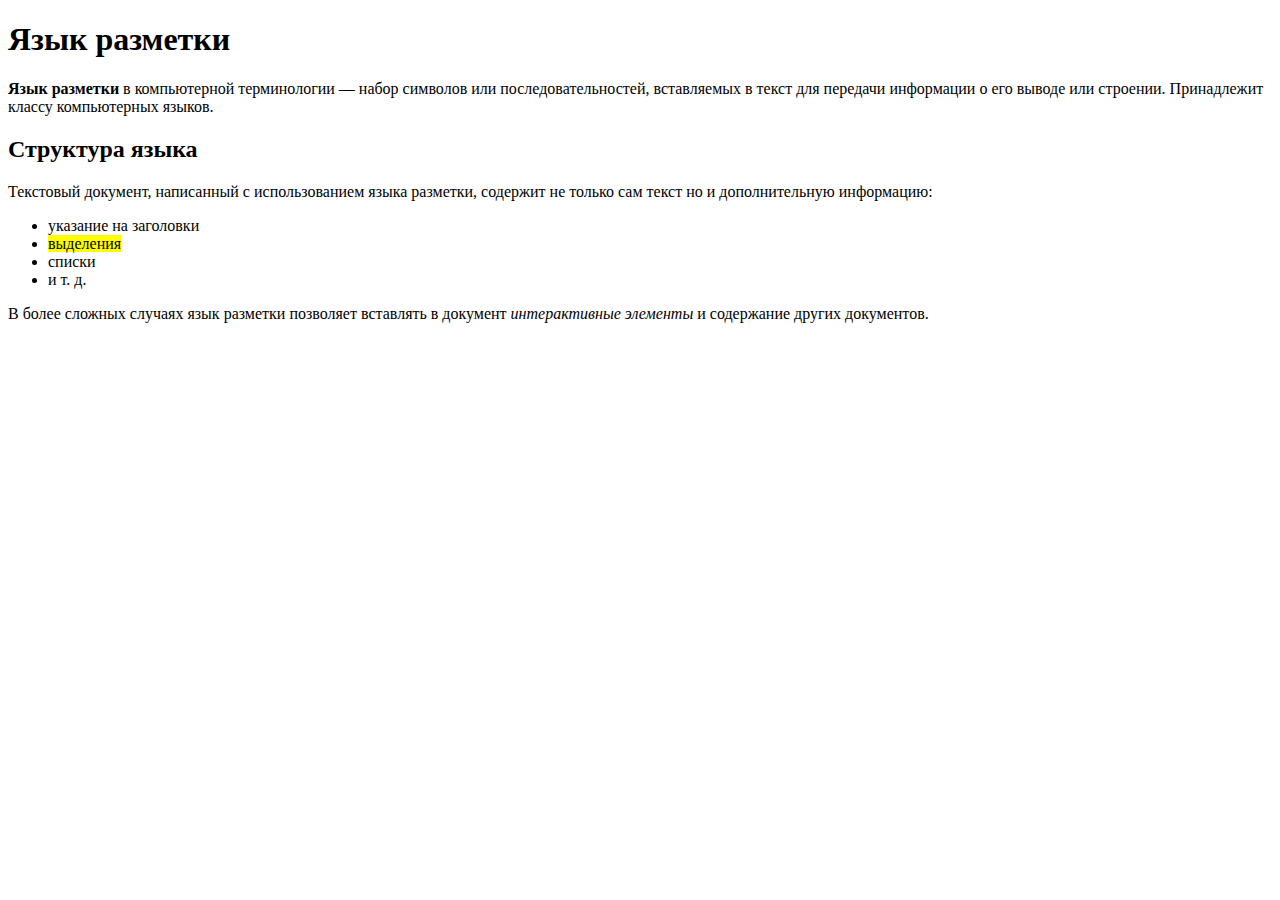
<file: index.html>
﻿<!DOCTYPE html>
<html>
    <head>
        <meta charset="utf-8">
        <title>Язык разметки</title>
    </head>
    <body>
        <h1>Язык разметки</h1>
        <p><b>Язык разметки</b> в компьютерной терминологии — набор символов или последовательностей, вставляемых в текст для передачи информации о его выводе или строении. Принадлежит классу компьютерных языков.</p>
        <h2>Структура языка</h2>
        <p>Текстовый документ, написанный с использованием языка разметки, содержит не только сам текст но и дополнительную информацию:</p>
           <ul> <li>указание на заголовки</li>
           <li> <mark>выделения</mark> </li>
            <li> списки </li>
            <li>и т. д. </li>
            </ul>
        <p>В более сложных случаях язык разметки позволяет вставлять в документ<i> интерактивные элементы</i> и содержание других документов.</p>
    </body>
</html>
</file>
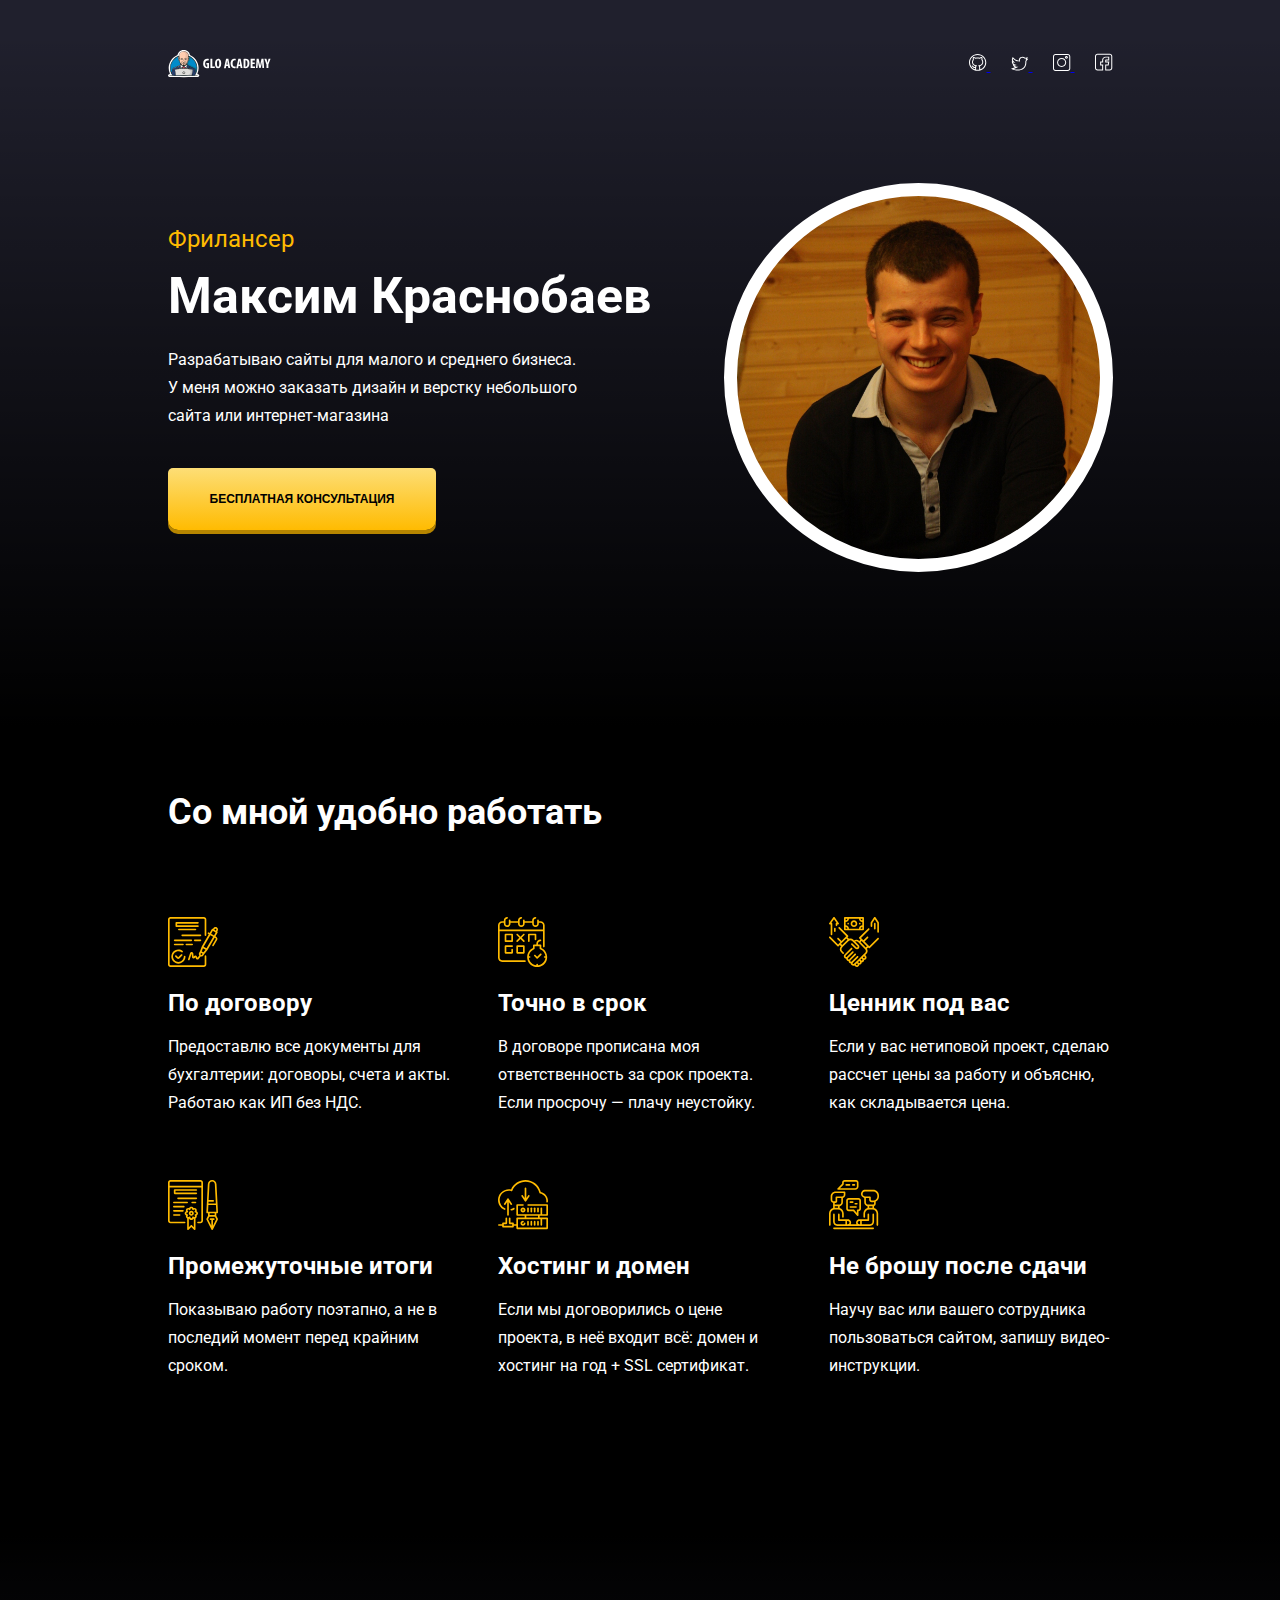
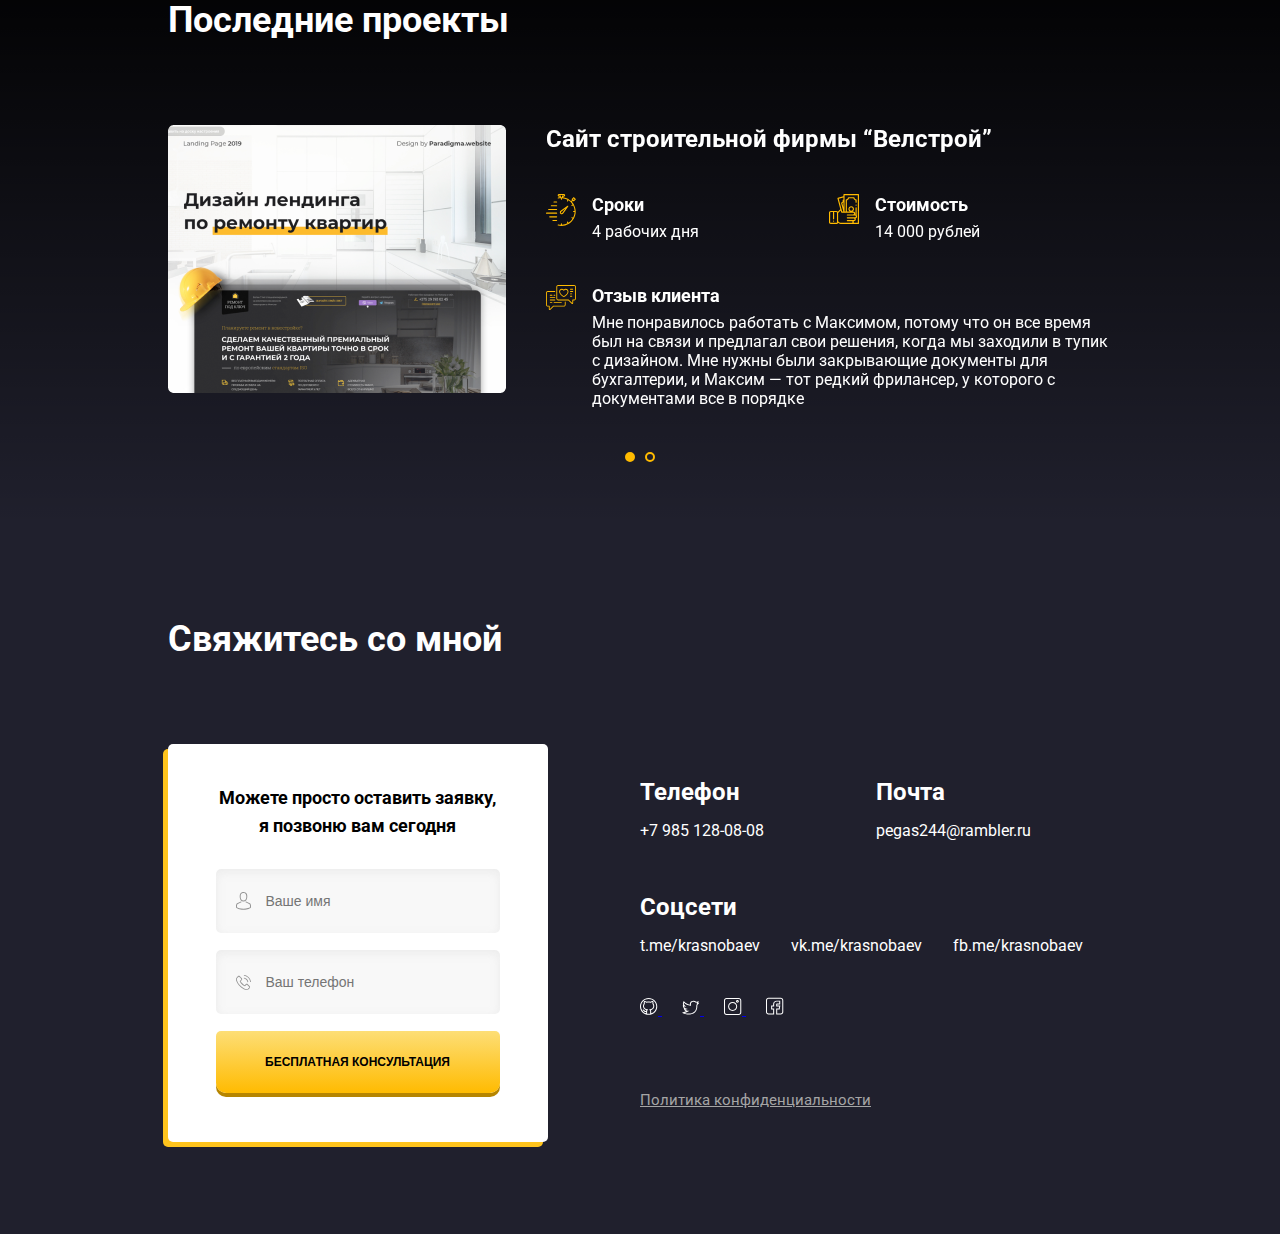
<file: сайт портфолио/index.html>
<!DOCTYPE html>
<html lang="en">
<head>
  <meta charset="UTF-8">
  <meta http-equiv="X-UA-Compatible" content="IE=edge">
  <meta name="viewport" content="width=device-width, initial-scale=1.0">
  <title>Document</title>
  <link href="https://fonts.googleapis.com/css2?family=Roboto:wght@400;700&display=swap" rel="stylesheet">
  <link rel="stylesheet" href="css\animate.min.css">
  <link rel="stylesheet" href="css\swiper-bundle.min.css">
  <link rel="stylesheet" href="css\style.css"> 
  <link rel="preconnect" href="https://fonts.gstatic.com">
</head>
<body>
  <header class="hero">
    <div class="container">
      <div class="hero-header">
      <img src="img\logo.svg" alt="logotip" class="logo">
      <div class="social-links">
        <a href="https://github.com/maxraw" class="social-link">
          <img src="img\github.svg" alt="github">
        </a>
        <a href="#" class="social-link">
          <img src="img\twitter.svg" alt="twitter">
        </a>
        <a href="#" class="social-link">
          <img src="img\instagram.svg" alt="instagram">
        </a>
        <a href="#" class="social-link">
          <img src="img\facebook.svg" alt="facebook">
        </a>
        </div>
        <!-- /.social-links --> 
       </div>
      <!-- /.hero-header-->

      <div class="hero-content">
        <div class="hero-text">
          <span class="hero-subtitle wow fadeInRight">Фрилансер</span>
          <h1 class="hero-title wow fadeInRight">Максим Краснобаев</h1>
          <p class="hero-description wow fadeInRight">Разрабатываю сайты для малого и среднего бизнеса. У меня можно заказать дизайн и верстку небольшого сайта или интернет-магазина</p>
          <button class="button hero-button">Бесплатная консультация</button>
        </div>
        <!-- /.hero-text -->
        <div class="hero-avatar">

        </div>
        <!-- /.hero-avatar -->
      </div>
      <!-- /.hero-content -->
     
    </div>
  </header>
  <main>
    <section class="features section">
      <div class="container">
        <h2 class="section-title">Со мной удобно работать</h2>
          <div class="features-block">
            <div class="features-item">
              <img src="img\features\offer-img.svg" alt="По договору" class="features-image">
              <h3 class="features-title">По договору</h3>
              <p class="features-text">Предоставлю все документы для бухгалтерии: договоры, счета и акты. Работаю как ИП без НДС.</p>
            </div>
            <div class="features-item">
              <img src="img\features\deadline-img.svg" alt="Точно в срок" class="features-image">
              <h3 class="features-title">Точно в срок</h3>
              <p class="features-text">В договоре прописана моя  ответственность за срок проекта. Если просрочу — плачу неустойку.</p>
            </div>
            <div class="features-item">
              <img src="img\features\agreement-img.svg" alt="Ценник под вас" class="features-image">
              <h3 class="features-title">Ценник под вас</h3>
              <p class="features-text">Если у вас нетиповой проект, сделаю рассчет цены за работу и объясню, как складывается цена.</p>
            </div>
            <div class="features-item">
              <img src="img\features\steps-img.svg" alt="Промежуточные итоги" class="features-image">
              <h3 class="features-title">Промежуточные итоги</h3>
              <p class="features-text">Показываю работу поэтапно, а не в последий момент перед крайним сроком.</p>
            </div>
            <div class="features-item">
              <img src="img\features\storage-img.svg" alt="Хостинг и домен" class="features-image">
              <h3 class="features-title">Хостинг и домен</h3>
              <p class="features-text">Если мы договорились о цене проекта, в неё входит всё: домен и хостинг на год + SSL сертификат.</p>
            </div>
            <div class="features-item">
              <img src="img\features\conversation-img.svg" alt="Не брошу после сдачи" class="features-image">
              <h3 class="features-title">Не брошу после сдачи</h3>
              <p class="features-text">Научу вас или вашего сотрудника пользоваться сайтом, запишу видео-инструкции.</p>
            </div>
          </div> 
          <!-- /.features-block -->  
      </div>
      <!-- /.container -->
    </section>
    <!-- /.features -->

    <section class="section projects">
      <div class="container">
        <h2 class="section-title">Последние проекты</h2>

        <div class="swiper-container projects-slider">
          <!-- Additional required wrapper -->
          <div class="swiper-wrapper">
            <!-- Slides -->
            <div class="swiper-slide projects-slide">
              <img src="img\project-img.png" alt="Сайт строительной фирмы “Велстрой”" class="project-image">
              <div class="project-text">
                <h3 class="project-title">Сайт строительной фирмы “Велстрой”</h3>
                <div class="project-time">
                  <img src="img\time-icon.svg" alt="Срок" class="projects-icon">
                  <div class="project-description">
                    <h4 class="project-subtitle">Сроки</h4>
                    <p class="project-paragraph">4 рабочих дня</p>
                  </div>
                </div>
                <!-- /.project-time -->
                <div class="project-cost">
                  <img src="img\cost-icon.svg" alt="Цена" class="projects-icon">
                  <div class="project-description">
                    <h4 class="project-subtitle">Стоимость</h4>
                    <p class="project-paragraph">14 000 рублей</p>
                  </div>
                </div>
                <!-- /.project-cost -->
                <div class="project-feedback">
                  <img src="img\feedback-icon.svg" alt="Отзыв клиента" class="projects-icon">
                  <div class="project-description">
                    <h4 class="project-subtitle">Отзыв клиента</h4>
                    <p class="project-paragraph">Мне понравилось работать с Максимом, потому что он все время был на связи и предлагал свои решения, когда мы заходили в тупик с дизайном. Мне нужны были закрывающие документы для бухгалтерии, и Максим — тот редкий фрилансер, у которого с документами все в порядке</p>
                  </div>
                </div>
                <!-- /.project-feedback -->
              </div>
              <!-- /.project-text -->
            </div>
            <div class="swiper-slide projects-slide">
              <img src="img\project-img.png" alt="Сайт строительной фирмы “Велстрой”" class="project-image">
              <div class="project-text">
                <h3 class="project-title">Сайт строительной фирмы “Белкамнефть”</h3>
                <div class="project-time">
                  <img src="img\time-icon.svg" alt="Срок" class="projects-icon">
                  <div class="project-description">
                    <h4 class="project-subtitle">Сроки</h4>
                    <p class="project-paragraph">3 рабочих дня</p>
                  </div>
                </div>
                <!-- /.project-time -->
                <div class="project-cost">
                  <img src="img\cost-icon.svg" alt="Цена" class="projects-icon">
                  <div class="project-description">
                    <h4 class="project-subtitle">Стоимость</h4>
                    <p class="project-paragraph">23 000 рублей</p>
                  </div>
                </div>
                <!-- /.project-cost -->
                <div class="project-feedback">
                  <img src="img\feedback-icon.svg" alt="Отзыв клиента" class="projects-icon">
                  <div class="project-description">
                    <h4 class="project-subtitle">Отзыв клиента</h4>
                    <p class="project-paragraph">Мне понравилось работать с Максимом, потому что он все время был на связи и предлагал свои решения, когда мы заходили в тупик с дизайном. Мне нужны были закрывающие документы для бухгалтерии, и Максим — тот редкий фрилансер, у которого с документами все в порядке</p>
                  </div>
                </div>
                <!-- /.project-feedback -->
              </div>
              <!-- /.project-text -->
            </div>
          </div>
          <!-- If we need pagination -->
          <div class="project-pagination"></div>

        </div>



      </div>
      <!-- /.container -->
    </section>  
  </main>
  <footer class="section">
    <div class="container">
      <h2 class="section-title">Свяжитесь со мной</h2>
      <div class="contacts-block">
        <form action="#" class="contacts-form">
          <h4 class="form-title">Можете просто оставить заявку, я позвоню вам сегодня</h4>
          <input type="text" class="input input-name" placeholder="Ваше имя">
          <input type="text" class="input input-phone" placeholder="Ваш телефон">
          <button class="button form-button">Бесплатная консультация</button>
        </form>

        <div class="contacts-text">
          <div class="contacts-data">
            <div class="contacts-phone">
              <h4 class="contacts-title">Телефон</h4>
              <a href="tel:+79851280808" class="contacts-link">+7 985 128-08-08</a>
            </div>
            <!-- /.contacts-phone -->
            <div class="contacts-mail">
              <h4 class="contacts-title">Почта</h4>
              <a href="mailto:pegas244@rambler.ru" class="contacts-link">pegas244@rambler.ru</a>
            </div>
            <!-- /.contacts-mail -->
            <div class="contacts-social">
              <h4 class="contacts-title">Соцсети</h4>
              <a href="#" class="contacts-link">t.me/krasnobaev</a>
              <a href="#" class="contacts-link">vk.me/krasnobaev</a>
              <a href="#" class="contacts-link">fb.me/krasnobaev</a>
            </div>
            <!-- /.contacts-social --> 
          </div>
          <div class="social-links">
            <a href="https://github.com/maxraw" class="social-link">
              <img src="img\github.svg" alt="github">
            </a>
            <a href="#" class="social-link">
              <img src="img\twitter.svg" alt="twitter">
            </a>
            <a href="#" class="social-link">
              <img src="img\instagram.svg" alt="instagram">
            </a>
            <a href="#" class="social-link">
              <img src="img\facebook.svg" alt="facebook">
            </a>
          </div>
        <!-- /.social-links -->
        <a href="#" class="contacts-policy">Политика конфиденциальности</a>
        </div>
      </div>
      <!-- /.contacts-block -->
    </div>
    <!-- /.container -->
  </footer>

  <script src="js\wow.min.js"></script>
  <script src="js\swiper-bundle.min.js"></script>
  <script src="js\main.js"></script>
</body>
</html>
</file>
